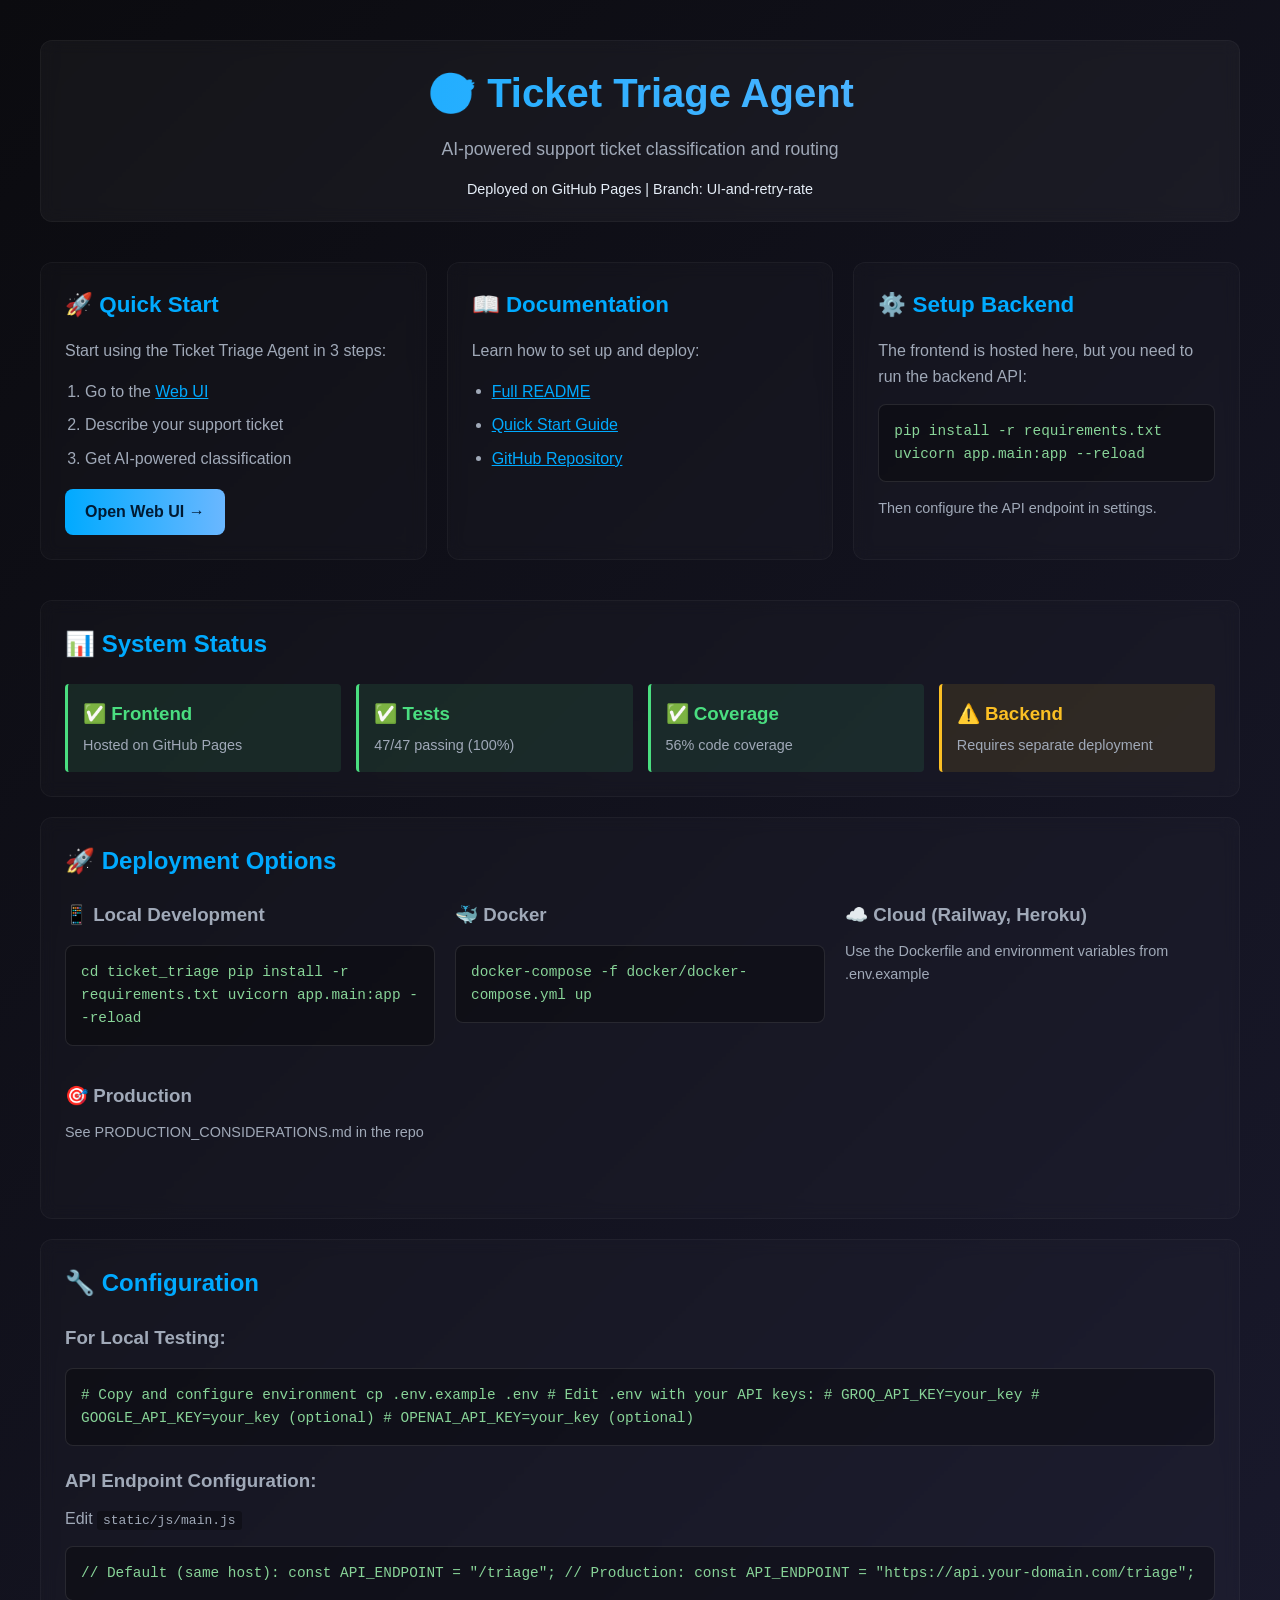
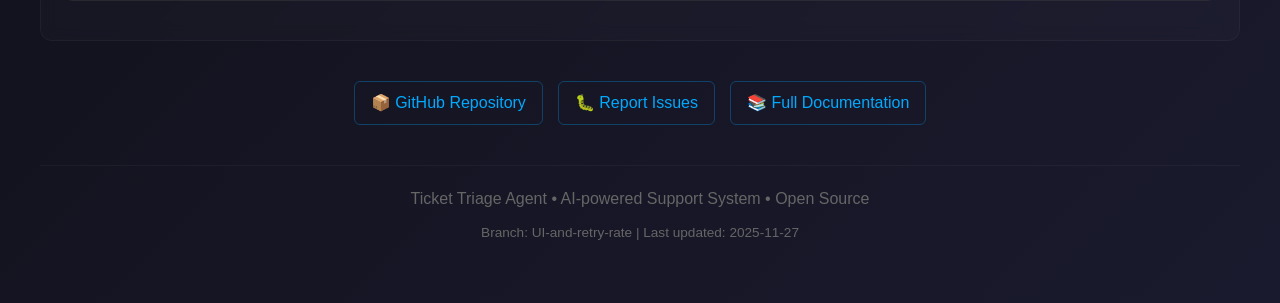
<file: index.html>
<!DOCTYPE html>
<html lang="en">
<head>
    <meta charset="UTF-8">
    <meta name="viewport" content="width=device-width, initial-scale=1.0">
    <title>Ticket Triage Agent - Deployment Guide</title>
    <style>
        * {
            margin: 0;
            padding: 0;
            box-sizing: border-box;
        }
        
        body {
            background: linear-gradient(135deg, #0b0b0f 0%, #1a1a2e 100%);
            color: #e6eef8;
            font-family: -apple-system, BlinkMacSystemFont, "Segoe UI", Roboto, sans-serif;
            line-height: 1.6;
            padding: 40px 20px;
        }
        
        .container {
            max-width: 1200px;
            margin: 0 auto;
        }
        
        header {
            text-align: center;
            margin-bottom: 40px;
            padding: 20px;
            background: rgba(255, 255, 255, 0.04);
            border: 1px solid rgba(255, 255, 255, 0.04);
            border-radius: 12px;
            backdrop-filter: blur(8px);
        }
        
        h1 {
            font-size: 2.5em;
            margin-bottom: 10px;
            background: linear-gradient(90deg, #00aaff, #6ab7ff);
            -webkit-background-clip: text;
            -webkit-text-fill-color: transparent;
            background-clip: text;
        }
        
        .subtitle {
            color: #a0a9b8;
            font-size: 1.1em;
        }
        
        .grid {
            display: grid;
            grid-template-columns: repeat(auto-fit, minmax(350px, 1fr));
            gap: 20px;
            margin-bottom: 40px;
        }
        
        .card {
            background: rgba(255, 255, 255, 0.02);
            border: 1px solid rgba(255, 255, 255, 0.04);
            border-radius: 12px;
            padding: 24px;
            backdrop-filter: blur(8px);
            transition: all 0.3s ease;
        }
        
        .card:hover {
            background: rgba(255, 255, 255, 0.04);
            border-color: rgba(0, 170, 255, 0.3);
            box-shadow: 0 8px 32px rgba(0, 170, 255, 0.1);
        }
        
        .card h2 {
            color: #00aaff;
            margin-bottom: 15px;
            font-size: 1.4em;
        }
        
        .card p {
            color: #a0a9b8;
            margin-bottom: 15px;
        }
        
        .button {
            display: inline-block;
            padding: 10px 20px;
            background: linear-gradient(90deg, #00aaff, #6ab7ff);
            color: #001a33;
            text-decoration: none;
            border-radius: 8px;
            font-weight: 600;
            transition: all 0.3s ease;
            border: none;
            cursor: pointer;
            margin-top: 10px;
        }
        
        .button:hover {
            transform: translateY(-2px);
            box-shadow: 0 8px 25px rgba(0, 170, 255, 0.3);
        }
        
        .code-block {
            background: rgba(0, 0, 0, 0.3);
            border: 1px solid rgba(255, 255, 255, 0.1);
            border-radius: 8px;
            padding: 15px;
            margin: 15px 0;
            overflow-x: auto;
            font-family: 'Monaco', 'Courier New', monospace;
            font-size: 0.9em;
            color: #88d498;
        }
        
        .status {
            display: grid;
            grid-template-columns: repeat(auto-fit, minmax(200px, 1fr));
            gap: 15px;
            margin-top: 20px;
        }
        
        .status-item {
            background: rgba(74, 222, 128, 0.1);
            border-left: 3px solid #4ade80;
            padding: 15px;
            border-radius: 4px;
        }
        
        .status-item.warning {
            background: rgba(251, 191, 36, 0.1);
            border-left-color: #fbbf24;
        }
        
        .status-item h3 {
            color: #4ade80;
            margin-bottom: 5px;
        }
        
        .status-item.warning h3 {
            color: #fbbf24;
        }
        
        .status-item p {
            font-size: 0.9em;
            color: #a0a9b8;
        }
        
        footer {
            text-align: center;
            padding: 20px;
            color: #666;
            border-top: 1px solid rgba(255, 255, 255, 0.04);
            margin-top: 40px;
        }
        
        .links {
            display: flex;
            gap: 15px;
            flex-wrap: wrap;
            justify-content: center;
            margin-top: 20px;
        }
        
        .links a {
            color: #00aaff;
            text-decoration: none;
            padding: 8px 16px;
            border: 1px solid rgba(0, 170, 255, 0.3);
            border-radius: 6px;
            transition: all 0.3s ease;
        }
        
        .links a:hover {
            background: rgba(0, 170, 255, 0.1);
            border-color: #00aaff;
        }
    </style>
</head>
<body>
    <div class="container">
        <header>
            <h1>🎯 Ticket Triage Agent</h1>
            <p class="subtitle">AI-powered support ticket classification and routing</p>
            <p style="margin-top: 15px; font-size: 0.9em;">Deployed on GitHub Pages | Branch: UI-and-retry-rate</p>
        </header>

        <div class="grid">
            <div class="card">
                <h2>🚀 Quick Start</h2>
                <p>Start using the Ticket Triage Agent in 3 steps:</p>
                <ol style="margin-left: 20px; color: #a0a9b8;">
                    <li style="margin-bottom: 8px;">Go to the <a href="ui/" style="color: #00aaff;">Web UI</a></li>
                    <li style="margin-bottom: 8px;">Describe your support ticket</li>
                    <li style="margin-bottom: 8px;">Get AI-powered classification</li>
                </ol>
                <a href="ui/" class="button">Open Web UI →</a>
            </div>

            <div class="card">
                <h2>📖 Documentation</h2>
                <p>Learn how to set up and deploy:</p>
                <ul style="margin-left: 20px; color: #a0a9b8;">
                    <li style="margin-bottom: 8px;"><a href="https://github.com/samay2504/Tickettriage-Agent/blob/UI-and-retry-rate/README.md" style="color: #00aaff;">Full README</a></li>
                    <li style="margin-bottom: 8px;"><a href="https://github.com/samay2504/Tickettriage-Agent/blob/UI-and-retry-rate/QUICKSTART.md" style="color: #00aaff;">Quick Start Guide</a></li>
                    <li style="margin-bottom: 8px;"><a href="https://github.com/samay2504/Tickettriage-Agent" style="color: #00aaff;">GitHub Repository</a></li>
                </ul>
            </div>

            <div class="card">
                <h2>⚙️ Setup Backend</h2>
                <p>The frontend is hosted here, but you need to run the backend API:</p>
                <div class="code-block">
pip install -r requirements.txt
uvicorn app.main:app --reload
                </div>
                <p style="font-size: 0.9em;">Then configure the API endpoint in settings.</p>
            </div>
        </div>

        <div style="background: rgba(255, 255, 255, 0.02); border: 1px solid rgba(255, 255, 255, 0.04); border-radius: 12px; padding: 24px; backdrop-filter: blur(8px);">
            <h2 style="color: #00aaff; margin-bottom: 20px;">📊 System Status</h2>
            
            <div class="status">
                <div class="status-item">
                    <h3>✅ Frontend</h3>
                    <p>Hosted on GitHub Pages</p>
                </div>
                <div class="status-item">
                    <h3>✅ Tests</h3>
                    <p>47/47 passing (100%)</p>
                </div>
                <div class="status-item">
                    <h3>✅ Coverage</h3>
                    <p>56% code coverage</p>
                </div>
                <div class="status-item warning">
                    <h3>⚠️ Backend</h3>
                    <p>Requires separate deployment</p>
                </div>
            </div>
        </div>

        <div style="background: rgba(255, 255, 255, 0.02); border: 1px solid rgba(255, 255, 255, 0.04); border-radius: 12px; padding: 24px; backdrop-filter: blur(8px); margin-top: 20px;">
            <h2 style="color: #00aaff; margin-bottom: 20px;">🚀 Deployment Options</h2>
            
            <div class="grid">
                <div>
                    <h3 style="color: #a0a9b8; margin-bottom: 10px;">📱 Local Development</h3>
                    <div class="code-block">
cd ticket_triage
pip install -r requirements.txt
uvicorn app.main:app --reload
                    </div>
                </div>
                
                <div>
                    <h3 style="color: #a0a9b8; margin-bottom: 10px;">🐳 Docker</h3>
                    <div class="code-block">
docker-compose -f docker/docker-compose.yml up
                    </div>
                </div>
                
                <div>
                    <h3 style="color: #a0a9b8; margin-bottom: 10px;">☁️ Cloud (Railway, Heroku)</h3>
                    <p style="font-size: 0.9em; color: #a0a9b8; margin-bottom: 10px;">Use the Dockerfile and environment variables from .env.example</p>
                </div>
                
                <div>
                    <h3 style="color: #a0a9b8; margin-bottom: 10px;">🎯 Production</h3>
                    <p style="font-size: 0.9em; color: #a0a9b8; margin-bottom: 10px;">See PRODUCTION_CONSIDERATIONS.md in the repo</p>
                </div>
            </div>
        </div>

        <div style="background: rgba(255, 255, 255, 0.02); border: 1px solid rgba(255, 255, 255, 0.04); border-radius: 12px; padding: 24px; backdrop-filter: blur(8px); margin-top: 20px;">
            <h2 style="color: #00aaff; margin-bottom: 20px;">🔧 Configuration</h2>
            
            <h3 style="color: #a0a9b8; margin-bottom: 10px;">For Local Testing:</h3>
            <div class="code-block">
# Copy and configure environment
cp .env.example .env
# Edit .env with your API keys:
# GROQ_API_KEY=your_key
# GOOGLE_API_KEY=your_key (optional)
# OPENAI_API_KEY=your_key (optional)
            </div>
            
            <h3 style="color: #a0a9b8; margin-bottom: 10px; margin-top: 20px;">API Endpoint Configuration:</h3>
            <p style="color: #a0a9b8; margin-bottom: 10px;">Edit <code style="background: rgba(0,0,0,0.3); padding: 2px 6px; border-radius: 3px;">static/js/main.js</code></p>
            <div class="code-block">
// Default (same host):
const API_ENDPOINT = "/triage";

// Production:
const API_ENDPOINT = "https://api.your-domain.com/triage";
            </div>
        </div>

        <div class="links" style="margin-top: 40px;">
            <a href="https://github.com/samay2504/Tickettriage-Agent" target="_blank">📦 GitHub Repository</a>
            <a href="https://github.com/samay2504/Tickettriage-Agent/issues" target="_blank">🐛 Report Issues</a>
            <a href="https://github.com/samay2504/Tickettriage-Agent/blob/UI-and-retry-rate/README.md" target="_blank">📚 Full Documentation</a>
        </div>

        <footer>
            <p>Ticket Triage Agent • AI-powered Support System • Open Source</p>
            <p style="margin-top: 10px; font-size: 0.85em;">Branch: UI-and-retry-rate | Last updated: 2025-11-27</p>
        </footer>
    </div>
</body>
</html>
</file>
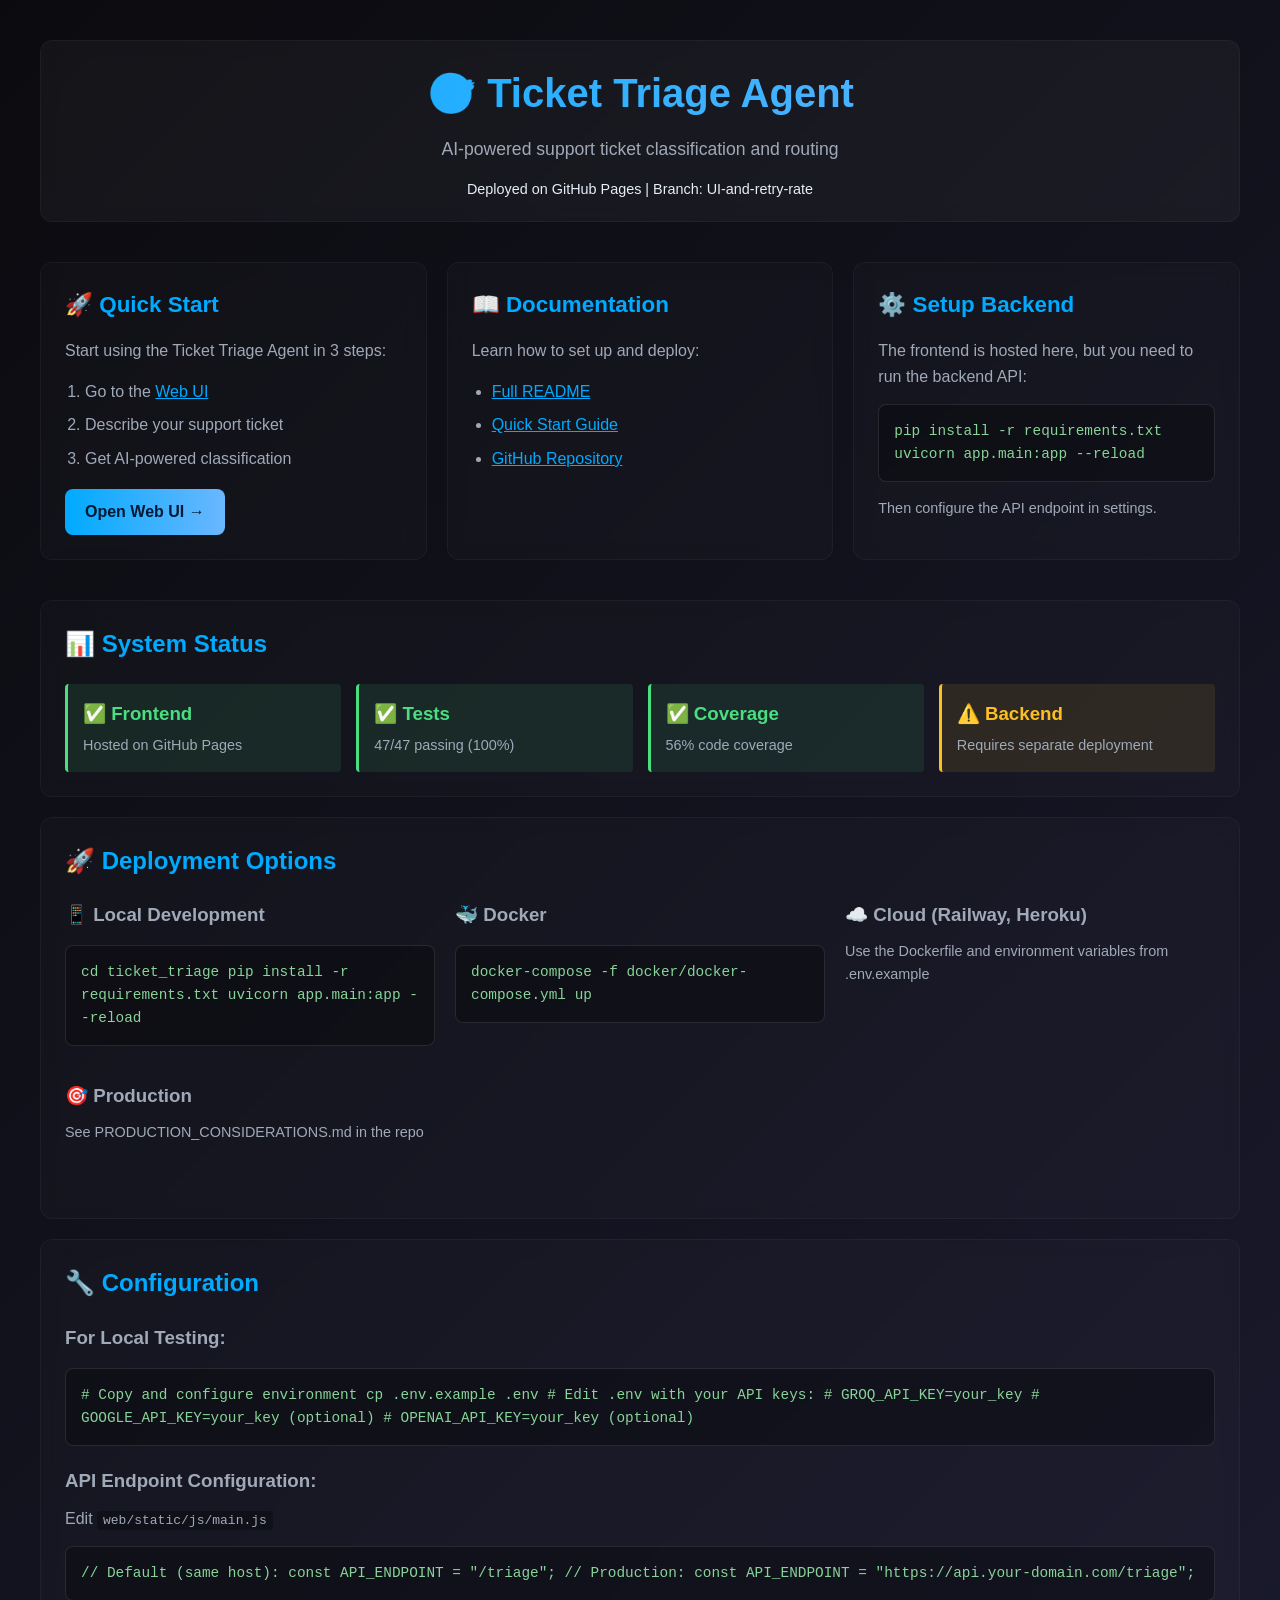
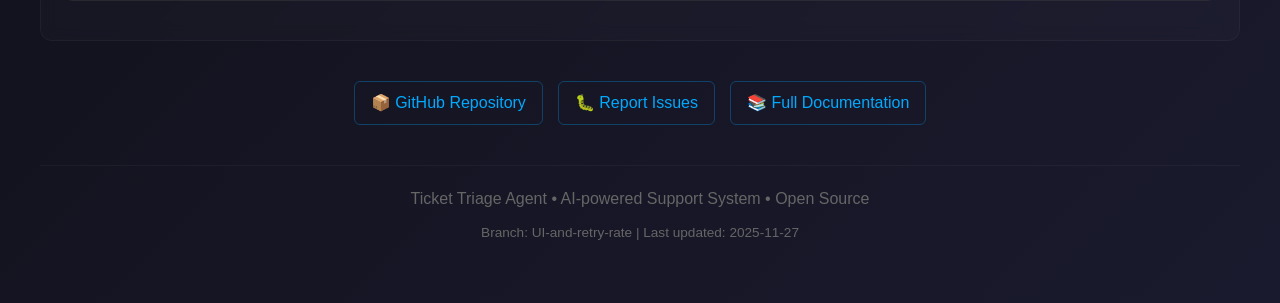
<file: web/index.html>
<!DOCTYPE html>
<html lang="en">
<head>
    <meta charset="UTF-8">
    <meta name="viewport" content="width=device-width, initial-scale=1.0">
    <title>Ticket Triage Agent - Deployment Guide</title>
    <style>
        * {
            margin: 0;
            padding: 0;
            box-sizing: border-box;
        }
        
        body {
            background: linear-gradient(135deg, #0b0b0f 0%, #1a1a2e 100%);
            color: #e6eef8;
            font-family: -apple-system, BlinkMacSystemFont, "Segoe UI", Roboto, sans-serif;
            line-height: 1.6;
            padding: 40px 20px;
        }
        
        .container {
            max-width: 1200px;
            margin: 0 auto;
        }
        
        header {
            text-align: center;
            margin-bottom: 40px;
            padding: 20px;
            background: rgba(255, 255, 255, 0.04);
            border: 1px solid rgba(255, 255, 255, 0.04);
            border-radius: 12px;
            backdrop-filter: blur(8px);
        }
        
        h1 {
            font-size: 2.5em;
            margin-bottom: 10px;
            background: linear-gradient(90deg, #00aaff, #6ab7ff);
            -webkit-background-clip: text;
            -webkit-text-fill-color: transparent;
            background-clip: text;
        }
        
        .subtitle {
            color: #a0a9b8;
            font-size: 1.1em;
        }
        
        .grid {
            display: grid;
            grid-template-columns: repeat(auto-fit, minmax(350px, 1fr));
            gap: 20px;
            margin-bottom: 40px;
        }
        
        .card {
            background: rgba(255, 255, 255, 0.02);
            border: 1px solid rgba(255, 255, 255, 0.04);
            border-radius: 12px;
            padding: 24px;
            backdrop-filter: blur(8px);
            transition: all 0.3s ease;
        }
        
        .card:hover {
            background: rgba(255, 255, 255, 0.04);
            border-color: rgba(0, 170, 255, 0.3);
            box-shadow: 0 8px 32px rgba(0, 170, 255, 0.1);
        }
        
        .card h2 {
            color: #00aaff;
            margin-bottom: 15px;
            font-size: 1.4em;
        }
        
        .card p {
            color: #a0a9b8;
            margin-bottom: 15px;
        }
        
        .button {
            display: inline-block;
            padding: 10px 20px;
            background: linear-gradient(90deg, #00aaff, #6ab7ff);
            color: #001a33;
            text-decoration: none;
            border-radius: 8px;
            font-weight: 600;
            transition: all 0.3s ease;
            border: none;
            cursor: pointer;
            margin-top: 10px;
        }
        
        .button:hover {
            transform: translateY(-2px);
            box-shadow: 0 8px 25px rgba(0, 170, 255, 0.3);
        }
        
        .code-block {
            background: rgba(0, 0, 0, 0.3);
            border: 1px solid rgba(255, 255, 255, 0.1);
            border-radius: 8px;
            padding: 15px;
            margin: 15px 0;
            overflow-x: auto;
            font-family: 'Monaco', 'Courier New', monospace;
            font-size: 0.9em;
            color: #88d498;
        }
        
        .status {
            display: grid;
            grid-template-columns: repeat(auto-fit, minmax(200px, 1fr));
            gap: 15px;
            margin-top: 20px;
        }
        
        .status-item {
            background: rgba(74, 222, 128, 0.1);
            border-left: 3px solid #4ade80;
            padding: 15px;
            border-radius: 4px;
        }
        
        .status-item.warning {
            background: rgba(251, 191, 36, 0.1);
            border-left-color: #fbbf24;
        }
        
        .status-item h3 {
            color: #4ade80;
            margin-bottom: 5px;
        }
        
        .status-item.warning h3 {
            color: #fbbf24;
        }
        
        .status-item p {
            font-size: 0.9em;
            color: #a0a9b8;
        }
        
        footer {
            text-align: center;
            padding: 20px;
            color: #666;
            border-top: 1px solid rgba(255, 255, 255, 0.04);
            margin-top: 40px;
        }
        
        .links {
            display: flex;
            gap: 15px;
            flex-wrap: wrap;
            justify-content: center;
            margin-top: 20px;
        }
        
        .links a {
            color: #00aaff;
            text-decoration: none;
            padding: 8px 16px;
            border: 1px solid rgba(0, 170, 255, 0.3);
            border-radius: 6px;
            transition: all 0.3s ease;
        }
        
        .links a:hover {
            background: rgba(0, 170, 255, 0.1);
            border-color: #00aaff;
        }
    </style>
</head>
<body>
    <div class="container">
        <header>
            <h1>🎯 Ticket Triage Agent</h1>
            <p class="subtitle">AI-powered support ticket classification and routing</p>
            <p style="margin-top: 15px; font-size: 0.9em;">Deployed on GitHub Pages | Branch: UI-and-retry-rate</p>
        </header>

        <div class="grid">
            <div class="card">
                <h2>🚀 Quick Start</h2>
                <p>Start using the Ticket Triage Agent in 3 steps:</p>
                <ol style="margin-left: 20px; color: #a0a9b8;">
                    <li style="margin-bottom: 8px;">Go to the <a href="ui/index.html" style="color: #00aaff;">Web UI</a></li>
                    <li style="margin-bottom: 8px;">Describe your support ticket</li>
                    <li style="margin-bottom: 8px;">Get AI-powered classification</li>
                </ol>
                <a href="ui/index.html" class="button">Open Web UI →</a>
            </div>

            <div class="card">
                <h2>📖 Documentation</h2>
                <p>Learn how to set up and deploy:</p>
                <ul style="margin-left: 20px; color: #a0a9b8;">
                    <li style="margin-bottom: 8px;"><a href="docs/README.md" style="color: #00aaff;">Full README</a></li>
                    <li style="margin-bottom: 8px;"><a href="docs/QUICKSTART.md" style="color: #00aaff;">Quick Start Guide</a></li>
                    <li style="margin-bottom: 8px;"><a href="https://github.com/samay2504/Tickettriage-Agent" style="color: #00aaff;">GitHub Repository</a></li>
                </ul>
            </div>

            <div class="card">
                <h2>⚙️ Setup Backend</h2>
                <p>The frontend is hosted here, but you need to run the backend API:</p>
                <div class="code-block">
pip install -r requirements.txt
uvicorn app.main:app --reload
                </div>
                <p style="font-size: 0.9em;">Then configure the API endpoint in settings.</p>
            </div>
        </div>

        <div style="background: rgba(255, 255, 255, 0.02); border: 1px solid rgba(255, 255, 255, 0.04); border-radius: 12px; padding: 24px; backdrop-filter: blur(8px);">
            <h2 style="color: #00aaff; margin-bottom: 20px;">📊 System Status</h2>
            
            <div class="status">
                <div class="status-item">
                    <h3>✅ Frontend</h3>
                    <p>Hosted on GitHub Pages</p>
                </div>
                <div class="status-item">
                    <h3>✅ Tests</h3>
                    <p>47/47 passing (100%)</p>
                </div>
                <div class="status-item">
                    <h3>✅ Coverage</h3>
                    <p>56% code coverage</p>
                </div>
                <div class="status-item warning">
                    <h3>⚠️ Backend</h3>
                    <p>Requires separate deployment</p>
                </div>
            </div>
        </div>

        <div style="background: rgba(255, 255, 255, 0.02); border: 1px solid rgba(255, 255, 255, 0.04); border-radius: 12px; padding: 24px; backdrop-filter: blur(8px); margin-top: 20px;">
            <h2 style="color: #00aaff; margin-bottom: 20px;">🚀 Deployment Options</h2>
            
            <div class="grid">
                <div>
                    <h3 style="color: #a0a9b8; margin-bottom: 10px;">📱 Local Development</h3>
                    <div class="code-block">
cd ticket_triage
pip install -r requirements.txt
uvicorn app.main:app --reload
                    </div>
                </div>
                
                <div>
                    <h3 style="color: #a0a9b8; margin-bottom: 10px;">🐳 Docker</h3>
                    <div class="code-block">
docker-compose -f docker/docker-compose.yml up
                    </div>
                </div>
                
                <div>
                    <h3 style="color: #a0a9b8; margin-bottom: 10px;">☁️ Cloud (Railway, Heroku)</h3>
                    <p style="font-size: 0.9em; color: #a0a9b8; margin-bottom: 10px;">Use the Dockerfile and environment variables from .env.example</p>
                </div>
                
                <div>
                    <h3 style="color: #a0a9b8; margin-bottom: 10px;">🎯 Production</h3>
                    <p style="font-size: 0.9em; color: #a0a9b8; margin-bottom: 10px;">See PRODUCTION_CONSIDERATIONS.md in the repo</p>
                </div>
            </div>
        </div>

        <div style="background: rgba(255, 255, 255, 0.02); border: 1px solid rgba(255, 255, 255, 0.04); border-radius: 12px; padding: 24px; backdrop-filter: blur(8px); margin-top: 20px;">
            <h2 style="color: #00aaff; margin-bottom: 20px;">🔧 Configuration</h2>
            
            <h3 style="color: #a0a9b8; margin-bottom: 10px;">For Local Testing:</h3>
            <div class="code-block">
# Copy and configure environment
cp .env.example .env
# Edit .env with your API keys:
# GROQ_API_KEY=your_key
# GOOGLE_API_KEY=your_key (optional)
# OPENAI_API_KEY=your_key (optional)
            </div>
            
            <h3 style="color: #a0a9b8; margin-bottom: 10px; margin-top: 20px;">API Endpoint Configuration:</h3>
            <p style="color: #a0a9b8; margin-bottom: 10px;">Edit <code style="background: rgba(0,0,0,0.3); padding: 2px 6px; border-radius: 3px;">web/static/js/main.js</code></p>
            <div class="code-block">
// Default (same host):
const API_ENDPOINT = "/triage";

// Production:
const API_ENDPOINT = "https://api.your-domain.com/triage";
            </div>
        </div>

        <div class="links" style="margin-top: 40px;">
            <a href="https://github.com/samay2504/Tickettriage-Agent" target="_blank">📦 GitHub Repository</a>
            <a href="https://github.com/samay2504/Tickettriage-Agent/issues" target="_blank">🐛 Report Issues</a>
            <a href="https://github.com/samay2504/Tickettriage-Agent/blob/UI-and-retry-rate/README.md" target="_blank">📚 Full Documentation</a>
        </div>

        <footer>
            <p>Ticket Triage Agent • AI-powered Support System • Open Source</p>
            <p style="margin-top: 10px; font-size: 0.85em;">Branch: UI-and-retry-rate | Last updated: 2025-11-27</p>
        </footer>
    </div>
</body>
</html>
</file>
